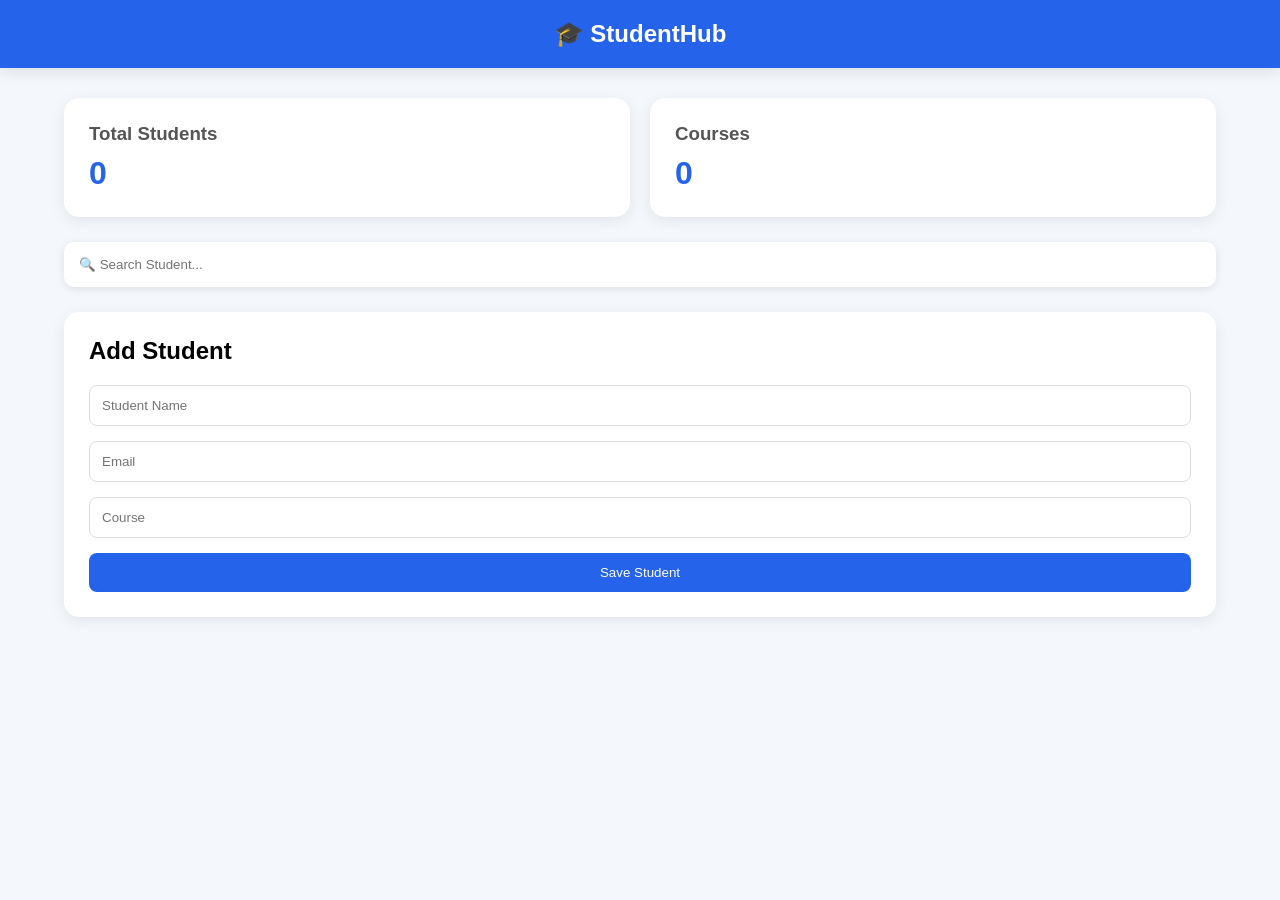
<file: frontend/index.html>
<!DOCTYPE html>
<html lang="en">
<head>
    <meta charset="UTF-8">
    <meta name="viewport" content="width=device-width, initial-scale=1.0">
    <title>Student Management Dashboard</title>

    <link rel="stylesheet" href="style.css">

    <link rel="stylesheet"
    href="https://cdnjs.cloudflare.com/ajax/libs/font-awesome/6.5.1/css/all.min.css">
</head>
<body>

    <nav class="navbar">
        <h1>🎓 StudentHub</h1>
    </nav>

    <div class="container">

        <!-- Dashboard -->

        <div class="dashboard">

            <div class="card">
                <h3>Total Students</h3>
                <p id="totalStudents">0</p>
            </div>

            <div class="card">
                <h3>Courses</h3>
                <p id="totalCourses">0</p>
            </div>

        </div>

        <!-- Search -->

        <div class="search-box">
            <input
                type="text"
                id="search"
                placeholder="🔍 Search Student..."
                onkeyup="searchStudents()"
            >
        </div>

        <!-- Form -->

        <div class="form-container">

            <h2>Add Student</h2>

            <input type="text" id="name" placeholder="Student Name">

            <input type="email" id="email" placeholder="Email">

            <input type="text" id="course" placeholder="Course">

            <button onclick="addStudent()">
                Save Student
            </button>

        </div>

        <!-- Students -->

        <div id="students" class="student-grid">

        </div>

    </div>

    <script src="script.js"></script>

</body>
</html>
</file>
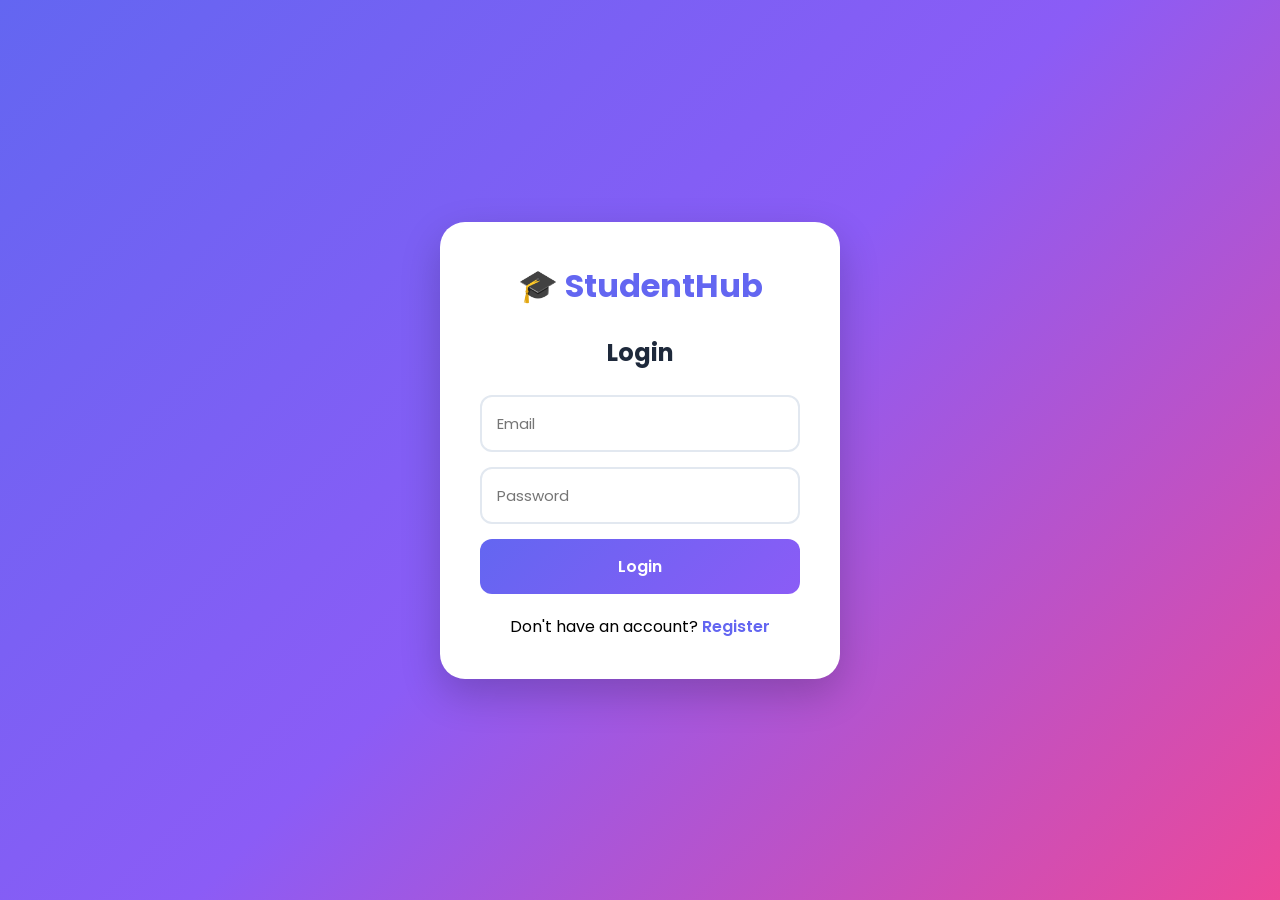
<file: backend/templates/login.html>
<!DOCTYPE html>
<html lang="en">

<head>

<meta charset="UTF-8">

<meta name="viewport"
content="width=device-width, initial-scale=1.0">

<title>StudentHub Login</title>

<link href="https://fonts.googleapis.com/css2?family=Poppins:wght@300;400;500;600;700&display=swap"
rel="stylesheet">

<style>

*{
margin:0;
padding:0;
box-sizing:border-box;
font-family:'Poppins',sans-serif;
}

body{

height:100vh;

display:flex;

justify-content:center;

align-items:center;

background:
linear-gradient(
135deg,
#6366f1,
#8b5cf6,
#ec4899
);

}

.login-box{

width:400px;

background:white;

padding:40px;

border-radius:25px;

box-shadow:
0 15px 40px rgba(
0,
0,
0,
.2
);

}

.logo{

text-align:center;

font-size:32px;

font-weight:700;

color:#6366f1;

margin-bottom:25px;

}

.login-box h2{

text-align:center;

margin-bottom:25px;

color:#1e293b;

}

input{

width:100%;

padding:15px;

margin-bottom:15px;

border:2px solid #e2e8f0;

border-radius:12px;

outline:none;

font-size:15px;

}

input:focus{

border-color:#6366f1;

}

button{

width:100%;

padding:15px;

border:none;

border-radius:12px;

cursor:pointer;

font-size:16px;

font-weight:600;

background:
linear-gradient(
135deg,
#6366f1,
#8b5cf6
);

color:white;

}

button:hover{

opacity:.9;

}

.register-link{

text-align:center;

margin-top:20px;

}

.register-link a{

color:#6366f1;

text-decoration:none;

font-weight:600;

}

.toast{

position:fixed;

top:20px;

right:20px;

background:#10b981;

color:white;

padding:15px 20px;

border-radius:10px;

display:none;

}

</style>

</head>

<body>

<div class="toast"
id="toast">

</div>

<div class="login-box">

<div class="logo">

🎓 StudentHub

</div>

<h2>

Login

</h2>

<input
type="email"
id="email"
placeholder="Email">

<input
type="password"
id="password"
placeholder="Password">

<button
onclick="login()">

Login

</button>

<div class="register-link">

Don't have an account?

<a href="/register-page">

Register

</a>

</div>

</div>

<script>

function showToast(message){

const toast =
document.getElementById(
"toast"
);

toast.innerText =
message;

toast.style.display =
"block";

setTimeout(() => {

toast.style.display =
"none";

},3000);

}

async function login(){

const email =
document.getElementById(
"email"
).value;

const password =
document.getElementById(
"password"
).value;

const response =
await fetch(
"/login",
{
method:"POST",

headers:{
"Content-Type":
"application/json"
},

body:JSON.stringify({

email,
password

})
}
);

const data =
await response.json();

if(data.success){

showToast(
"Login Successful"
);

setTimeout(()=>{

window.location =
"/dashboard";

},1000);

}else{

showToast(
"Invalid Credentials"
);

}

}

</script>

</body>

</html>
</file>
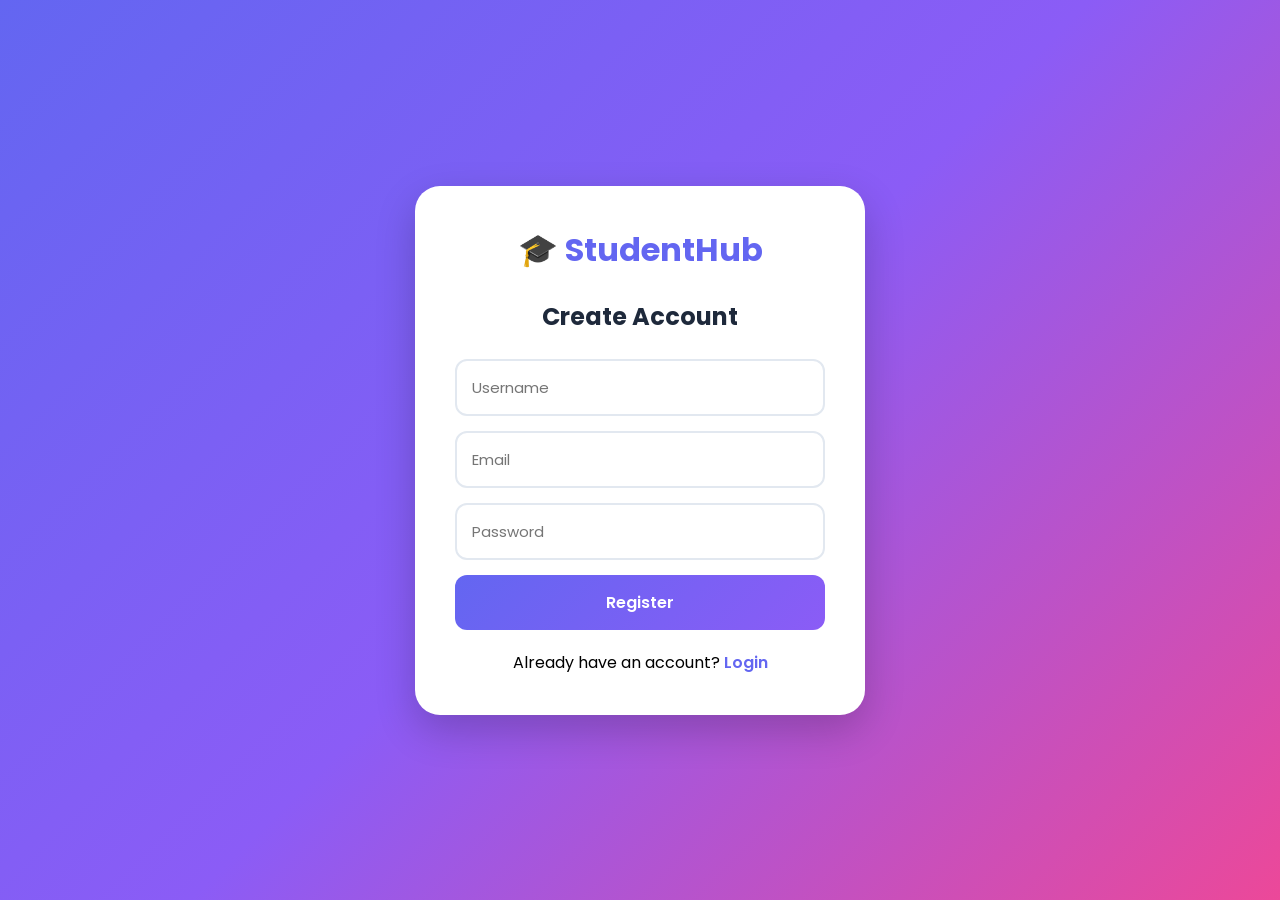
<file: backend/templates/register.html>
<!DOCTYPE html>
<html lang="en">

<head>

<meta charset="UTF-8">

<meta name="viewport"
content="width=device-width, initial-scale=1.0">

<title>StudentHub Register</title>

<link href="https://fonts.googleapis.com/css2?family=Poppins:wght@300;400;500;600;700&display=swap"
rel="stylesheet">

<style>

*{
margin:0;
padding:0;
box-sizing:border-box;
font-family:'Poppins',sans-serif;
}

body{

height:100vh;

display:flex;

justify-content:center;

align-items:center;

background:
linear-gradient(
135deg,
#6366f1,
#8b5cf6,
#ec4899
);

}

.register-box{

width:450px;

background:white;

padding:40px;

border-radius:25px;

box-shadow:
0 15px 40px rgba(
0,
0,
0,
.2
);

}

.logo{

text-align:center;

font-size:32px;

font-weight:700;

color:#6366f1;

margin-bottom:25px;

}

.register-box h2{

text-align:center;

margin-bottom:25px;

color:#1e293b;

}

input{

width:100%;

padding:15px;

margin-bottom:15px;

border:2px solid #e2e8f0;

border-radius:12px;

outline:none;

font-size:15px;

}

input:focus{

border-color:#6366f1;

}

button{

width:100%;

padding:15px;

border:none;

border-radius:12px;

cursor:pointer;

font-size:16px;

font-weight:600;

background:
linear-gradient(
135deg,
#6366f1,
#8b5cf6
);

color:white;

}

button:hover{

opacity:.9;

}

.login-link{

text-align:center;

margin-top:20px;

}

.login-link a{

color:#6366f1;

text-decoration:none;

font-weight:600;

}

.toast{

position:fixed;

top:20px;

right:20px;

background:#10b981;

color:white;

padding:15px 20px;

border-radius:10px;

display:none;

z-index:999;
}

</style>

</head>

<body>

<div
class="toast"
id="toast">

</div>

<div class="register-box">

<div class="logo">

🎓 StudentHub

</div>

<h2>

Create Account

</h2>

<input
type="text"
id="username"
placeholder="Username">

<input
type="email"
id="email"
placeholder="Email">

<input
type="password"
id="password"
placeholder="Password">

<button
onclick="registerUser()">

Register

</button>

<div class="login-link">

Already have an account?

<a href="/">

Login

</a>

</div>

</div>

<script>

function showToast(message){

const toast =
document.getElementById(
"toast"
);

toast.innerText =
message;

toast.style.display =
"block";

setTimeout(()=>{

toast.style.display =
"none";

},3000);

}

async function registerUser(){

const username =
document.getElementById(
"username"
).value.trim();

const email =
document.getElementById(
"email"
).value.trim();

const password =
document.getElementById(
"password"
).value.trim();

if(
username === "" ||
email === "" ||
password === ""
){

showToast(
"Please fill all fields"
);

return;

}

const response =
await fetch(
"/register",
{
method:"POST",

headers:{
"Content-Type":
"application/json"
},

body:JSON.stringify({

username,
email,
password

})
}
);

const data =
await response.json();

showToast(
data.message
);

setTimeout(()=>{

window.location =
"/";

},1500);

}

</script>

</body>

</html>
</file>
<file: frontend/style.css>
*{
    margin:0;
    padding:0;
    box-sizing:border-box;
    font-family:Segoe UI, sans-serif;
}

body{
    background:#f4f7fb;
}

.navbar{
    background:#2563eb;
    color:white;
    padding:20px;
    text-align:center;
    box-shadow:0 4px 15px rgba(0,0,0,.1);
}

.container{
    width:90%;
    margin:auto;
    padding:30px 0;
}

.dashboard{
    display:flex;
    gap:20px;
    margin-bottom:25px;
    flex-wrap:wrap;
}

.card{
    flex:1;
    min-width:220px;
    background:white;
    padding:25px;
    border-radius:15px;
    box-shadow:0 4px 15px rgba(0,0,0,.08);
}

.card h3{
    color:#555;
}

.card p{
    font-size:32px;
    color:#2563eb;
    font-weight:bold;
    margin-top:10px;
}

.search-box{
    margin-bottom:25px;
}

.search-box input{
    width:100%;
    padding:15px;
    border:none;
    border-radius:10px;
    box-shadow:0 2px 8px rgba(0,0,0,.1);
}

.form-container{
    background:white;
    padding:25px;
    border-radius:15px;
    margin-bottom:30px;
    box-shadow:0 4px 15px rgba(0,0,0,.08);
}

.form-container h2{
    margin-bottom:20px;
}

.form-container input{
    width:100%;
    padding:12px;
    margin-bottom:15px;
    border:1px solid #ddd;
    border-radius:8px;
}

.form-container button{
    width:100%;
    padding:12px;
    background:#2563eb;
    color:white;
    border:none;
    border-radius:8px;
    cursor:pointer;
}

.form-container button:hover{
    background:#1d4ed8;
}

.student-grid{
    display:grid;
    grid-template-columns:
    repeat(auto-fit,minmax(300px,1fr));
    gap:20px;
}

.student-card{
    background:white;
    border-radius:15px;
    padding:20px;
    box-shadow:0 4px 15px rgba(0,0,0,.08);
    transition:.3s;
}

.student-card:hover{
    transform:translateY(-5px);
}

.student-card h3{
    color:#2563eb;
    margin-bottom:10px;
}

.student-card p{
    margin:8px 0;
    color:#555;
}

.actions{
    margin-top:15px;
}

.edit-btn,
.delete-btn{
    border:none;
    padding:10px 15px;
    border-radius:8px;
    cursor:pointer;
    color:white;
}

.edit-btn{
    background:#10b981;
}

.delete-btn{
    background:#ef4444;
}

@media(max-width:768px){

    .dashboard{
        flex-direction:column;
    }

}
</file>
